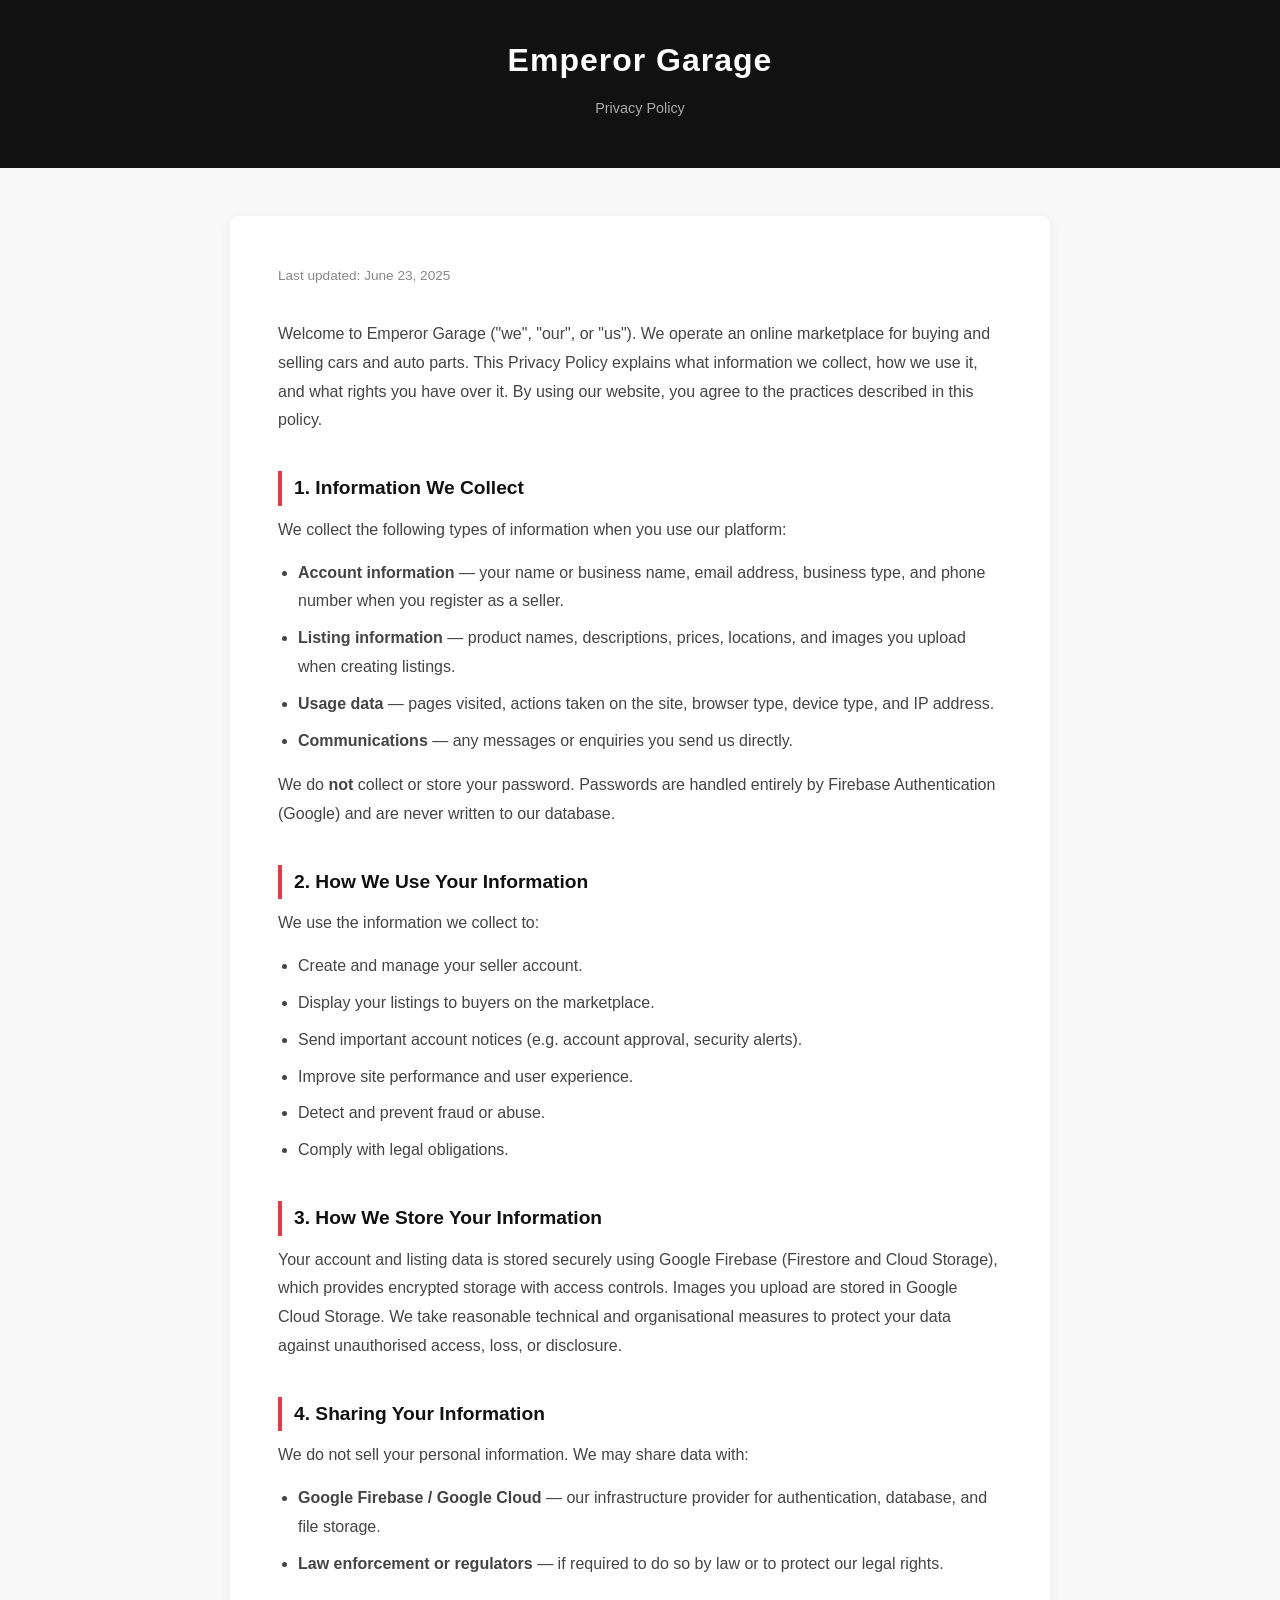
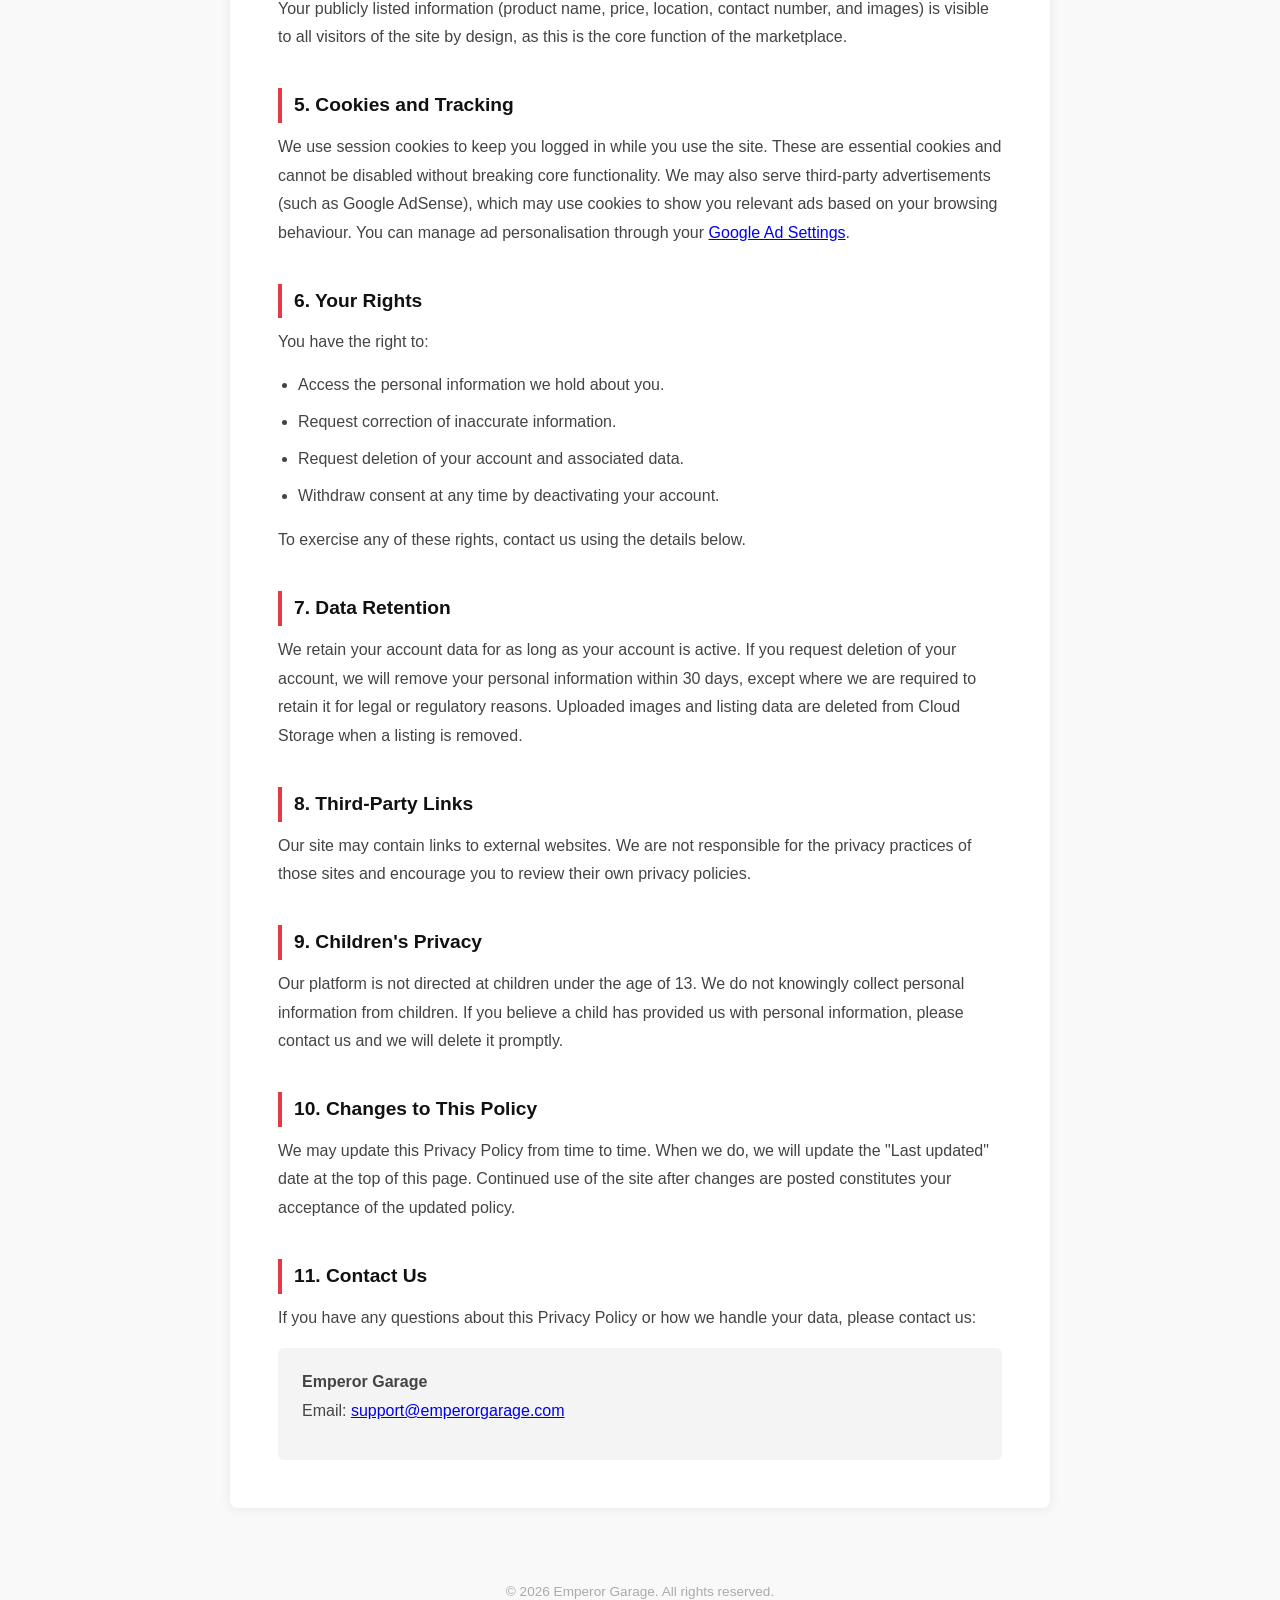
<file: templates/privacy_policy.html>
<!DOCTYPE html>
<html lang="en">

<head>
    <meta charset="UTF-8">
    <meta name="viewport" content="width=device-width, initial-scale=1.0">
    <title>Privacy Policy – Emperor Garage</title>
    <style>
        * {
            margin: 0;
            padding: 0;
            box-sizing: border-box;
        }

        body {
            font-family: -apple-system, BlinkMacSystemFont, 'Segoe UI', Roboto, sans-serif;
            background: #f9f9f9;
            color: #222;
            line-height: 1.8;
        }

        header {
            background: #111;
            color: #fff;
            padding: 32px 24px;
            text-align: center;
        }

        header h1 {
            font-size: 2rem;
            letter-spacing: 1px;
        }

        header p {
            color: #aaa;
            margin-top: 6px;
            font-size: 0.9rem;
        }

        .container {
            max-width: 820px;
            margin: 48px auto;
            background: #fff;
            border-radius: 8px;
            padding: 48px;
            box-shadow: 0 2px 12px rgba(0, 0, 0, 0.07);
        }

        h2 {
            font-size: 1.2rem;
            margin-top: 36px;
            margin-bottom: 10px;
            color: #111;
            border-left: 4px solid #e63946;
            padding-left: 12px;
        }

        p {
            margin-bottom: 14px;
            color: #444;
        }

        ul {
            margin: 10px 0 16px 20px;
            color: #444;
        }

        ul li {
            margin-bottom: 8px;
        }

        .last-updated {
            font-size: 0.85rem;
            color: #888;
            margin-bottom: 32px;
        }

        .contact-box {
            background: #f4f4f4;
            border-radius: 6px;
            padding: 20px 24px;
            margin-top: 16px;
        }

        footer {
            text-align: center;
            padding: 24px;
            font-size: 0.85rem;
            color: #aaa;
        }

        @media (max-width: 600px) {
            .container {
                padding: 24px 18px;
                margin: 24px 12px;
            }

            header h1 {
                font-size: 1.5rem;
            }
        }
    </style>
</head>

<body>

    <header>
        <h1>Emperor Garage</h1>
        <p>Privacy Policy</p>
    </header>

    <div class="container">

        <p class="last-updated">Last updated: June 23, 2025</p>

        <p>
            Welcome to Emperor Garage ("we", "our", or "us"). We operate an online marketplace
            for buying and selling cars and auto parts. This Privacy Policy explains what
            information we collect, how we use it, and what rights you have over it.
            By using our website, you agree to the practices described in this policy.
        </p>

        <h2>1. Information We Collect</h2>
        <p>We collect the following types of information when you use our platform:</p>
        <ul>
            <li><strong>Account information</strong> — your name or business name, email address, business type, and
                phone number when you register as a seller.</li>
            <li><strong>Listing information</strong> — product names, descriptions, prices, locations, and images you
                upload when creating listings.</li>
            <li><strong>Usage data</strong> — pages visited, actions taken on the site, browser type, device type, and
                IP address.</li>
            <li><strong>Communications</strong> — any messages or enquiries you send us directly.</li>
        </ul>
        <p>We do <strong>not</strong> collect or store your password. Passwords are handled entirely by Firebase
            Authentication (Google) and are never written to our database.</p>

        <h2>2. How We Use Your Information</h2>
        <p>We use the information we collect to:</p>
        <ul>
            <li>Create and manage your seller account.</li>
            <li>Display your listings to buyers on the marketplace.</li>
            <li>Send important account notices (e.g. account approval, security alerts).</li>
            <li>Improve site performance and user experience.</li>
            <li>Detect and prevent fraud or abuse.</li>
            <li>Comply with legal obligations.</li>
        </ul>

        <h2>3. How We Store Your Information</h2>
        <p>
            Your account and listing data is stored securely using Google Firebase (Firestore
            and Cloud Storage), which provides encrypted storage with access controls. Images
            you upload are stored in Google Cloud Storage. We take reasonable technical and
            organisational measures to protect your data against unauthorised access, loss,
            or disclosure.
        </p>

        <h2>4. Sharing Your Information</h2>
        <p>We do not sell your personal information. We may share data with:</p>
        <ul>
            <li><strong>Google Firebase / Google Cloud</strong> — our infrastructure provider for authentication,
                database, and file storage.</li>
            <li><strong>Law enforcement or regulators</strong> — if required to do so by law or to protect our legal
                rights.</li>
        </ul>
        <p>Your publicly listed information (product name, price, location, contact number, and images) is visible to
            all visitors of the site by design, as this is the core function of the marketplace.</p>

        <h2>5. Cookies and Tracking</h2>
        <p>
            We use session cookies to keep you logged in while you use the site. These are
            essential cookies and cannot be disabled without breaking core functionality.
            We may also serve third-party advertisements (such as Google AdSense), which
            may use cookies to show you relevant ads based on your browsing behaviour.
            You can manage ad personalisation through your
            <a href="https://adssettings.google.com" target="_blank">Google Ad Settings</a>.
        </p>

        <h2>6. Your Rights</h2>
        <p>You have the right to:</p>
        <ul>
            <li>Access the personal information we hold about you.</li>
            <li>Request correction of inaccurate information.</li>
            <li>Request deletion of your account and associated data.</li>
            <li>Withdraw consent at any time by deactivating your account.</li>
        </ul>
        <p>To exercise any of these rights, contact us using the details below.</p>

        <h2>7. Data Retention</h2>
        <p>
            We retain your account data for as long as your account is active. If you request
            deletion of your account, we will remove your personal information within 30 days,
            except where we are required to retain it for legal or regulatory reasons.
            Uploaded images and listing data are deleted from Cloud Storage when a listing
            is removed.
        </p>

        <h2>8. Third-Party Links</h2>
        <p>
            Our site may contain links to external websites. We are not responsible for
            the privacy practices of those sites and encourage you to review their own
            privacy policies.
        </p>

        <h2>9. Children's Privacy</h2>
        <p>
            Our platform is not directed at children under the age of 13. We do not
            knowingly collect personal information from children. If you believe a child
            has provided us with personal information, please contact us and we will
            delete it promptly.
        </p>

        <h2>10. Changes to This Policy</h2>
        <p>
            We may update this Privacy Policy from time to time. When we do, we will
            update the "Last updated" date at the top of this page. Continued use of
            the site after changes are posted constitutes your acceptance of the
            updated policy.
        </p>

        <h2>11. Contact Us</h2>
        <p>If you have any questions about this Privacy Policy or how we handle your data, please contact us:</p>
        <div class="contact-box">
            <p><strong>Emperor Garage</strong><br>
             Email: <a href="mailto:mesickisicki@gmail.com">support@emperorgarage.com</a><br>
                <!--Website: <a href="https://emperorgarage.onrender.com">emperorgarage.com</a></p>-->
        </div>

    </div>

    <footer>
        &copy; 2026 Emperor Garage. All rights reserved.
    </footer>

</body>

</html>
</file>
